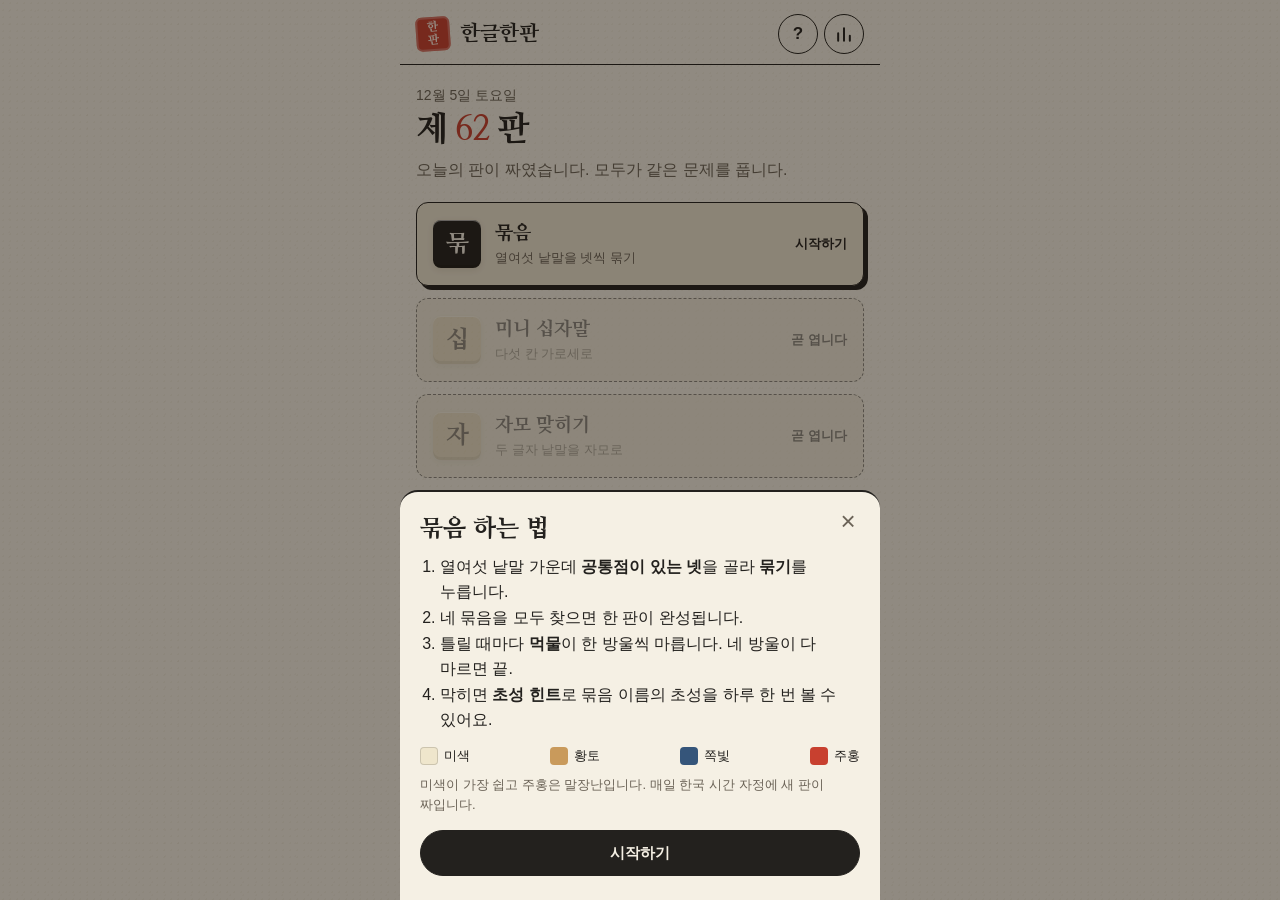
<file: index.html>
<!doctype html>
<html lang="ko">
<head>
  <meta charset="utf-8">
  <meta name="viewport" content="width=device-width, initial-scale=1, viewport-fit=cover">
  <title>한글한판 — 오늘의 한글 퍼즐</title>
  <meta name="description" content="매일 자정 새 판이 짜이는 한글 퍼즐. 열여섯 낱말을 넷씩 묶어 보세요.">
  <meta name="theme-color" content="#F5F0E4" media="(prefers-color-scheme: light)">
  <meta name="theme-color" content="#1B1916" media="(prefers-color-scheme: dark)">
  <meta property="og:title" content="한글한판 — 오늘의 한글 퍼즐">
  <meta property="og:description" content="열여섯 낱말을 넷씩 묶는 하루 한 판. 오늘 판은 몇 번 만에 짜셨나요?">
  <meta property="og:image" content="https://rlawnstlr001-design.github.io/hanpan/og.png">
  <meta property="og:url" content="https://rlawnstlr001-design.github.io/hanpan/">
  <meta property="og:type" content="website">
  <meta name="twitter:card" content="summary_large_image">
  <link rel="icon" href="icons/icon.svg" type="image/svg+xml">
  <link rel="manifest" href="manifest.webmanifest">
  <link rel="preconnect" href="https://fonts.googleapis.com">
  <link rel="preconnect" href="https://fonts.gstatic.com" crossorigin>
  <link href="https://fonts.googleapis.com/css2?family=Nanum+Myeongjo:wght@700;800&display=swap" rel="stylesheet">
  <link rel="stylesheet" href="styles.css?v=202611091618">
</head>
<body>
  <header class="top">
    <a class="brand" href="#/" aria-label="한글한판 처음으로">
      <span class="seal" aria-hidden="true">한판</span>
      <span class="brand-name">한글한판</span>
    </a>
    <nav class="top-actions">
      <button class="icon-btn" id="btn-help" aria-label="규칙 보기">?</button>
      <button class="icon-btn" id="btn-stats" aria-label="내 기록">
        <svg viewBox="0 0 24 24" width="20" height="20" aria-hidden="true"><path d="M5 20V11M12 20V5M19 20v-6" stroke="currentColor" stroke-width="2.4" stroke-linecap="round" fill="none"/></svg>
      </button>
    </nav>
  </header>

  <main id="view" tabindex="-1"></main>

  <div id="toast" role="status" aria-live="polite"></div>
  <div id="sheet-root"></div>

  <script src="config.js?v=202611091618"></script>
  <script type="module" src="js/app.js?v=202611091618"></script>
</body>
</html>
</file>
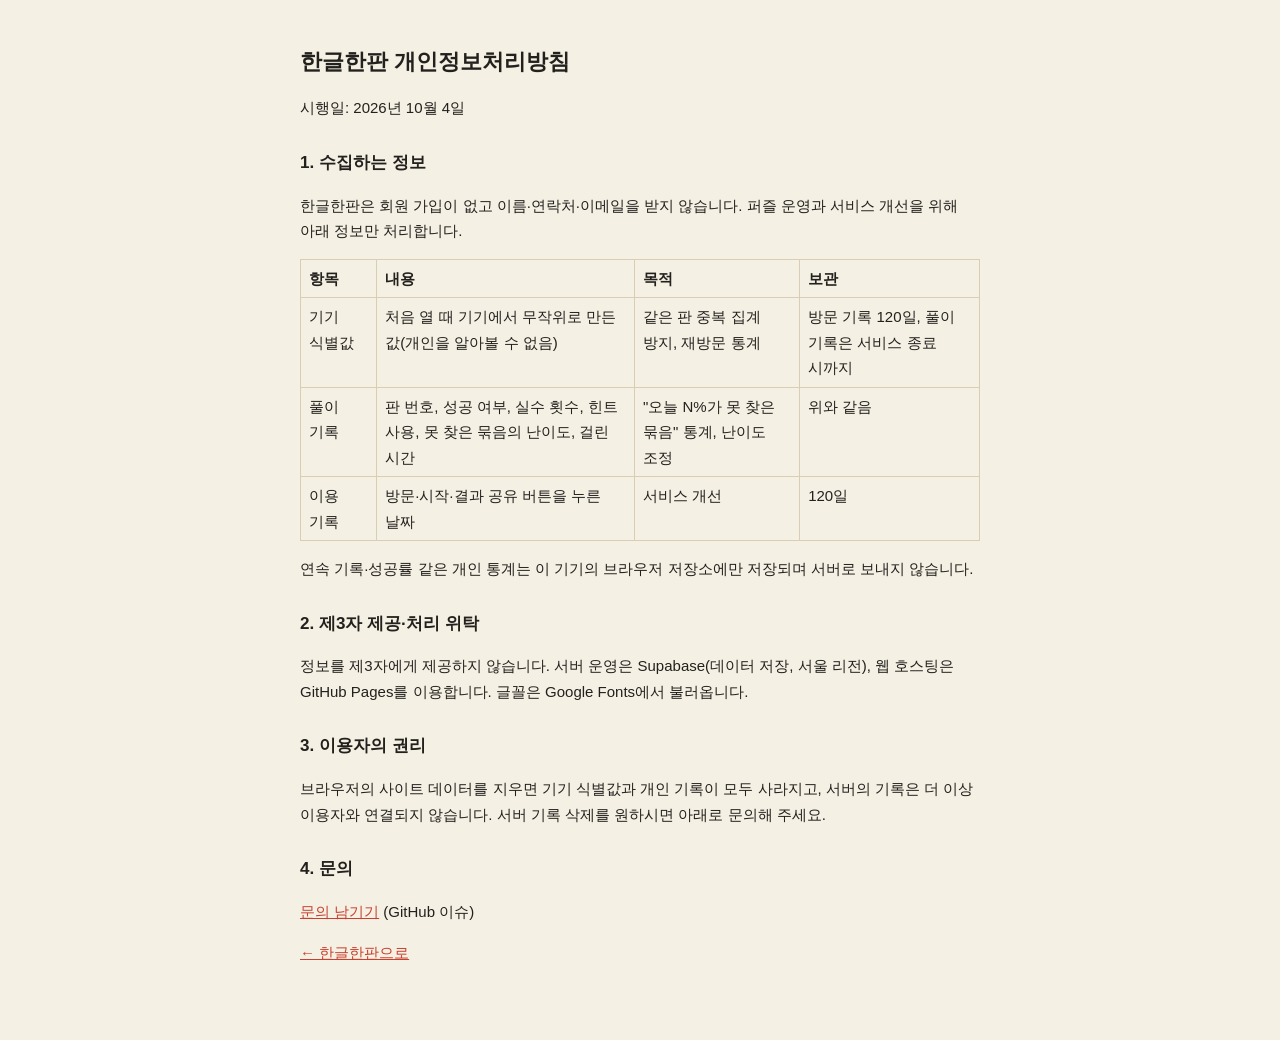
<file: privacy.html>
<!doctype html>
<html lang="ko">
<head>
  <meta charset="utf-8">
  <meta name="viewport" content="width=device-width, initial-scale=1">
  <title>개인정보처리방침 — 한글한판</title>
  <style>
    body { margin: 0; background: #F5F0E4; color: #23211E; font: 15px/1.7 -apple-system, 'Apple SD Gothic Neo', 'Malgun Gothic', sans-serif; word-break: keep-all; }
    main { max-width: 680px; margin: 0 auto; padding: 28px 16px 60px; }
    h1 { font-size: 22px; } h2 { font-size: 17px; margin-top: 28px; }
    table { border-collapse: collapse; width: 100%; } td, th { border: 1px solid #D9CDB2; padding: 6px 8px; text-align: left; vertical-align: top; }
    a { color: #C8402F; }
    @media (prefers-color-scheme: dark) { body { background: #1B1916; color: #EEE6D6; } td, th { border-color: #38332B; } }
  </style>
</head>
<body>
<main>
  <h1>한글한판 개인정보처리방침</h1>
  <p>시행일: 2026년 10월 4일</p>

  <h2>1. 수집하는 정보</h2>
  <p>한글한판은 회원 가입이 없고 이름·연락처·이메일을 받지 않습니다. 퍼즐 운영과 서비스 개선을 위해 아래 정보만 처리합니다.</p>
  <table>
    <tr><th>항목</th><th>내용</th><th>목적</th><th>보관</th></tr>
    <tr><td>기기 식별값</td><td>처음 열 때 기기에서 무작위로 만든 값(개인을 알아볼 수 없음)</td><td>같은 판 중복 집계 방지, 재방문 통계</td><td>방문 기록 120일, 풀이 기록은 서비스 종료 시까지</td></tr>
    <tr><td>풀이 기록</td><td>판 번호, 성공 여부, 실수 횟수, 힌트 사용, 못 찾은 묶음의 난이도, 걸린 시간</td><td>"오늘 N%가 못 찾은 묶음" 통계, 난이도 조정</td><td>위와 같음</td></tr>
    <tr><td>이용 기록</td><td>방문·시작·결과 공유 버튼을 누른 날짜</td><td>서비스 개선</td><td>120일</td></tr>
  </table>
  <p>연속 기록·성공률 같은 개인 통계는 이 기기의 브라우저 저장소에만 저장되며 서버로 보내지 않습니다.</p>

  <h2>2. 제3자 제공·처리 위탁</h2>
  <p>정보를 제3자에게 제공하지 않습니다. 서버 운영은 Supabase(데이터 저장, 서울 리전), 웹 호스팅은 GitHub Pages를 이용합니다. 글꼴은 Google Fonts에서 불러옵니다.</p>

  <h2>3. 이용자의 권리</h2>
  <p>브라우저의 사이트 데이터를 지우면 기기 식별값과 개인 기록이 모두 사라지고, 서버의 기록은 더 이상 이용자와 연결되지 않습니다. 서버 기록 삭제를 원하시면 아래로 문의해 주세요.</p>

  <h2>4. 문의</h2>
  <p><a href="https://github.com/rlawnstlr001-design/hanpan/issues">문의 남기기</a> (GitHub 이슈)</p>

  <p><a href="./">← 한글한판으로</a></p>
</main>
</body>
</html>
</file>
<file: styles.css>
/* 한글한판 — 오래된 인쇄소: 한지 바탕, 나무 활자, 먹, 주홍 인주 */
:root {
  --paper: #F5F0E4;
  --paper-2: #ECE4D1;
  --line: #D9CDB2;
  --ink: #23211E;
  --ink-2: #6B6357;
  --wood: #E3D2AC;
  --wood-edge: #BFA676;
  --wood-text: #2A241C;
  --pick: #23211E;
  --pick-text: #F5F0E4;
  --seal: #C8402F;
  --t1: #EFE6CC; --t1-text: #3A3328;
  --t2: #C99A5B; --t2-text: #241A0E;
  --t3: #35557A; --t3-text: #F3EEE3;
  --t4: #C8402F; --t4-text: #FFF6EE;
  --shadow: 0 1px 0 rgba(255,255,255,.6) inset, 0 -3px 0 rgba(0,0,0,.12) inset, 0 2px 6px rgba(60,40,10,.10);
  --serif: 'Nanum Myeongjo', 'AppleMyungjo', 'Batang', serif;
  --sans: -apple-system, BlinkMacSystemFont, 'Apple SD Gothic Neo', 'Malgun Gothic', 'Noto Sans KR', sans-serif;
  color-scheme: light;
}
@media (prefers-color-scheme: dark) {
  :root {
    --paper: #1B1916;
    --paper-2: #24211D;
    --line: #38332B;
    --ink: #EEE6D6;
    --ink-2: #A69C8B;
    --wood: #3B342A;
    --wood-edge: #2A251E;
    --wood-text: #F1E8D6;
    --pick: #EEE6D6;
    --pick-text: #1B1916;
    --t1: #DCD2B6; --t1-text: #2A241C;
    --shadow: 0 1px 0 rgba(255,255,255,.06) inset, 0 -3px 0 rgba(0,0,0,.35) inset, 0 2px 6px rgba(0,0,0,.35);
    color-scheme: dark;
  }
}

* { box-sizing: border-box; }
[hidden] { display: none !important; }
html, body { margin: 0; }
body {
  background: var(--paper);
  /* 한지 결 — 아주 옅은 섬유 무늬 */
  background-image:
    radial-gradient(rgba(120, 90, 40, .045) 1px, transparent 1px),
    radial-gradient(rgba(120, 90, 40, .03) 1px, transparent 1px);
  background-size: 7px 7px, 13px 13px;
  background-position: 0 0, 3px 5px;
  color: var(--ink);
  font-family: var(--sans);
  -webkit-font-smoothing: antialiased;
  -webkit-tap-highlight-color: transparent;
  min-height: 100dvh;
  word-break: keep-all;
  padding: env(safe-area-inset-top) env(safe-area-inset-right) env(safe-area-inset-bottom) env(safe-area-inset-left);
}
button { font: inherit; color: inherit; }
a { color: inherit; }

/* ---------- 머리 ---------- */
.top {
  max-width: 480px; margin: 0 auto; padding: 14px 16px 10px;
  display: flex; align-items: center; justify-content: space-between;
  border-bottom: 1.5px solid var(--ink);
}
.brand { display: flex; align-items: center; gap: 10px; text-decoration: none; }
.seal {
  display: grid; place-items: center;
  width: 34px; height: 34px; border-radius: 6px;
  background: var(--seal); color: #FFF4EA;
  font-family: var(--serif); font-weight: 800; font-size: 12px; line-height: 1;
  writing-mode: vertical-rl; letter-spacing: 1px;
  box-shadow: inset 0 0 0 2px rgba(255,255,255,.25);
  transform: rotate(-4deg);
}
.brand-name { font-family: var(--serif); font-weight: 800; font-size: 21px; letter-spacing: -0.5px; }
.top-actions { display: flex; gap: 6px; }
.icon-btn {
  width: 40px; height: 40px; border-radius: 50%;
  border: 1.5px solid var(--ink); background: transparent; cursor: pointer;
  display: grid; place-items: center; font-weight: 700; font-size: 17px;
}

main { max-width: 480px; margin: 0 auto; padding: 18px 16px 40px; outline: none; }

/* ---------- 허브 ---------- */
.dateline { margin: 4px 0 0; color: var(--ink-2); font-size: 14px; }
.hub-title { font-family: var(--serif); font-weight: 800; font-size: 34px; margin: 4px 0 6px; letter-spacing: -1px; }
.hub-title b { color: var(--seal); }
.lede { margin: 0 0 20px; color: var(--ink-2); line-height: 1.5; }

.plate {
  display: flex; align-items: center; gap: 14px;
  padding: 16px; margin-bottom: 12px;
  border: 1.5px solid var(--ink); border-radius: 12px;
  background: var(--paper-2); text-decoration: none;
  min-height: 84px;
}
.plate-on { box-shadow: 4px 4px 0 var(--ink); transition: transform .12s, box-shadow .12s; }
.plate-on:active { transform: translate(3px, 3px); box-shadow: 1px 1px 0 var(--ink); }
.plate-off { opacity: .5; border-style: dashed; }
.plate-mark {
  flex: none; width: 48px; height: 48px; border-radius: 8px;
  display: grid; place-items: center;
  background: var(--wood); box-shadow: var(--shadow); color: var(--wood-text);
  font-family: var(--serif); font-weight: 800; font-size: 24px;
}
.plate-on .plate-mark { background: var(--ink); color: var(--paper); }
.plate-done .plate-mark { background: var(--seal); color: #FFF4EA; }
.plate-body { flex: 1; display: flex; flex-direction: column; gap: 3px; min-width: 0; }
.plate-name { font-family: var(--serif); font-weight: 800; font-size: 19px; }
.plate-desc { font-size: 13px; color: var(--ink-2); }
.plate-go { flex: none; font-size: 13px; font-weight: 700; text-align: right; max-width: 40%; }
.mini-grid { display: grid; grid-template-columns: repeat(4, 8px); gap: 2px; margin-top: 4px; }
.mini-grid i { width: 8px; height: 8px; border-radius: 2px; }

.hub-foot {
  display: flex; justify-content: space-between; flex-wrap: wrap; gap: 8px;
  margin-top: 22px; padding-top: 14px; border-top: 1px dashed var(--line);
  font-size: 14px; color: var(--ink-2);
}
.hub-foot b { color: var(--ink); font-variant-numeric: tabular-nums; }

/* ---------- 묶음 ---------- */
.game-head { display: flex; align-items: baseline; justify-content: space-between; }
.back { text-decoration: none; color: var(--ink-2); font-size: 15px; padding: 6px 0; }
.game-title { font-family: var(--serif); font-weight: 800; font-size: 18px; }
.game-guide { margin: 8px 0 14px; font-size: 14px; color: var(--ink-2); }

.board { display: flex; flex-direction: column; gap: 8px; }
.tiles { display: grid; grid-template-columns: repeat(4, 1fr); gap: 8px; }
.tile {
  aspect-ratio: 1 / 0.82;
  border: none; border-radius: 9px; cursor: pointer;
  background: linear-gradient(180deg, color-mix(in srgb, var(--wood) 92%, white) 0%, var(--wood) 60%);
  color: var(--wood-text); box-shadow: var(--shadow);
  font-family: var(--serif); font-weight: 800; font-size: 19px; letter-spacing: -0.5px;
  padding: 2px; word-break: keep-all; line-height: 1.15;
  transition: transform .12s ease, background .12s;
  user-select: none;
}
.tile.len3 { font-size: 17px; }
.tile.len4 { font-size: 15px; }
.tile.len5 { font-size: 13px; }
.tile:active { transform: scale(.96); }
.tile.on { background: var(--pick); color: var(--pick-text); transform: translateY(-2px); box-shadow: 0 4px 0 rgba(0,0,0,.25); }
.tile.set { animation: lift .38s ease forwards; }
@keyframes lift { 40% { transform: translateY(-10px) scale(1.05); } 100% { transform: translateY(-4px) scale(.98); opacity: .2; } }
.tile.shake { animation: shake .4s ease; }
@keyframes shake { 20%, 60% { transform: translateX(-5px); } 40%, 80% { transform: translateX(5px); } }

.band {
  position: relative; border-radius: 9px; padding: 12px 14px; text-align: center;
  min-height: 66px; display: flex; flex-direction: column; justify-content: center; gap: 4px;
  box-shadow: 0 -3px 0 rgba(0,0,0,.12) inset;
}
.band-label { font-family: var(--serif); font-weight: 800; font-size: 16px; }
.band-words { font-size: 14px; opacity: .9; }
.band.t1, i.t1 { background: var(--t1); color: var(--t1-text); }
.band.t2, i.t2 { background: var(--t2); color: var(--t2-text); }
.band.t3, i.t3 { background: var(--t3); color: var(--t3-text); }
.band.t4, i.t4 { background: var(--t4); color: var(--t4-text); }
i.t1 { box-shadow: inset 0 0 0 1px rgba(0,0,0,.15); }
.band.stamp-in { animation: press .45s cubic-bezier(.2,.9,.3,1.3); }
@keyframes press { 0% { transform: scaleY(.4); opacity: 0; } 100% { transform: none; opacity: 1; } }
.band-seal {
  position: absolute; right: 10px; top: 50%;
  width: 34px; height: 34px; margin-top: -17px; border-radius: 5px;
  border: 2.5px solid var(--seal); color: var(--seal); background: rgba(255,255,255,.75);
  display: grid; place-items: center; font-family: var(--serif); font-weight: 800; font-size: 18px;
  animation: seal .5s .15s ease-out both;
}
@keyframes seal { 0% { transform: scale(2.4) rotate(-20deg); opacity: 0; } 60% { transform: scale(.9) rotate(-6deg); opacity: 1; } 100% { transform: scale(1) rotate(-8deg); opacity: .9; } }

.ink-row { display: flex; align-items: center; justify-content: center; gap: 10px; margin: 18px 0 6px; font-size: 14px; color: var(--ink-2); }
.ink { display: flex; gap: 6px; }
.drop { width: 16px; height: 21px; fill: var(--ink); transition: fill .4s, transform .4s, opacity .4s; }
.drop.dry { fill: transparent; stroke: var(--ink-2); stroke-width: 1.5; stroke-dasharray: 2 2; opacity: .6; transform: scale(.85); }

.hint-line {
  margin: 8px auto 0; padding: 8px 12px; border-radius: 8px; text-align: center;
  background: var(--paper-2); border: 1px dashed var(--ink-2); font-size: 14px;
}
.hint-line b { font-family: var(--serif); font-size: 18px; letter-spacing: 2px; }
.hint-tag { display: block; font-size: 12px; color: var(--seal); font-weight: 700; margin-bottom: 2px; }
.hint-sub { color: var(--ink-2); font-size: 12px; }

.actions { display: grid; grid-template-columns: repeat(3, 1fr); gap: 8px; margin-top: 16px; }
.actions .btn-ink { grid-column: 1 / -1; }
.btn {
  min-height: 46px; padding: 10px 14px; border-radius: 999px; cursor: pointer;
  border: 1.5px solid var(--ink); background: transparent; font-weight: 700; font-size: 15px;
}
.btn:disabled { opacity: .35; cursor: default; }
.btn-ink { background: var(--ink); color: var(--paper); }
.btn-wide { width: 100%; }
.after { margin-top: 16px; }

/* ---------- 알림 ---------- */
#toast {
  position: fixed; left: 50%; top: calc(env(safe-area-inset-top) + 76px);
  transform: translate(-50%, -12px); opacity: 0; pointer-events: none;
  background: var(--ink); color: var(--paper); padding: 10px 18px; border-radius: 999px;
  font-weight: 700; font-size: 14px; transition: opacity .2s, transform .2s; z-index: 30;
  max-width: calc(100vw - 32px); text-align: center;
}
#toast.on { opacity: 1; transform: translate(-50%, 0); }

/* ---------- 아래 시트 ---------- */
#sheet-root { display: none; }
#sheet-root.on { display: block; }
.sheet-back { position: fixed; inset: 0; background: rgba(20,15,8,.45); z-index: 40; animation: fade .2s; }
.sheet {
  position: fixed; left: 50%; bottom: 0; transform: translateX(-50%);
  width: min(480px, 100vw); max-height: 92dvh; overflow-y: auto;
  background: var(--paper); border-radius: 18px 18px 0 0; z-index: 41;
  padding: 22px 20px calc(24px + env(safe-area-inset-bottom));
  border-top: 2px solid var(--ink);
  animation: up .28s cubic-bezier(.2,.9,.3,1);
}
@keyframes up { from { transform: translate(-50%, 40%); opacity: 0; } }
@keyframes fade { from { opacity: 0; } }
.sheet-x { position: absolute; right: 12px; top: 10px; width: 40px; height: 40px; border: none; background: none; font-size: 26px; cursor: pointer; color: var(--ink-2); }

.result { text-align: center; }
.big-seal {
  width: 92px; height: 92px; margin: 4px auto 12px; border-radius: 10px;
  border: 4px solid var(--seal); color: var(--seal);
  display: grid; place-items: center; font-family: var(--serif); font-weight: 800; font-size: 24px;
  writing-mode: vertical-rl; letter-spacing: 2px;
  transform: rotate(-7deg); animation: seal .6s ease-out both;
  background: color-mix(in srgb, var(--seal) 6%, transparent);
}
.big-seal.muted { border-color: var(--ink-2); color: var(--ink-2); }
.result-title { font-family: var(--serif); font-weight: 800; font-size: 21px; margin: 0 0 14px; }
.result-grid { display: inline-flex; flex-direction: column; gap: 4px; padding: 12px; border: 1px solid var(--line); border-radius: 10px; background: var(--paper-2); }
.result-grid div { display: flex; gap: 4px; }
.result-grid i { width: 26px; height: 26px; border-radius: 5px; display: block; }
.share-row { display: grid; grid-template-columns: 2fr 1fr; gap: 8px; margin: 16px 0; }
.stats { display: grid; grid-template-columns: repeat(4, 1fr); margin: 6px 0 14px; }
.stats div { display: flex; flex-direction: column-reverse; }
.stats dt { font-size: 12px; color: var(--ink-2); }
.stats dd { margin: 0; font-family: var(--serif); font-weight: 800; font-size: 26px; }
.dist { text-align: left; display: flex; flex-direction: column; gap: 4px; }
.dist-row { display: grid; grid-template-columns: 52px 1fr; align-items: center; font-size: 13px; color: var(--ink-2); }
.bar { width: var(--w); background: var(--ink-2); color: var(--paper); border-radius: 4px; padding: 2px 6px; text-align: right; font-weight: 700; font-size: 12px; }
.dist-row.me .bar { background: var(--seal); }
.next { color: var(--ink-2); font-size: 14px; margin: 16px 0 0; }
.next b { color: var(--ink); font-variant-numeric: tabular-nums; }

.help h2 { font-family: var(--serif); font-weight: 800; margin: 0 0 10px; }
.help ol { padding-left: 20px; line-height: 1.6; margin: 0 0 14px; }
.tier-key { display: flex; justify-content: space-between; gap: 6px; margin-bottom: 10px; }
.tier-key span { display: flex; align-items: center; gap: 6px; font-size: 13px; }
.tier-key i { width: 18px; height: 18px; border-radius: 4px; display: block; }
.help-sub { color: var(--ink-2); font-size: 13px; line-height: 1.5; margin: 0 0 16px; }

@media (prefers-reduced-motion: reduce) {
  *, *::before, *::after { animation-duration: .01ms !important; transition-duration: .01ms !important; }
}
.today { margin: 12px auto 0; font-size: 14px; color: var(--ink); background: var(--paper-2); border-left: 3px solid var(--seal); padding: 8px 12px; border-radius: 4px; text-align: left; max-width: 320px; }
.fine { margin-top: 28px; font-size: 12px; color: var(--ink-2); text-align: center; } .fine a { color: inherit; }
</file>
